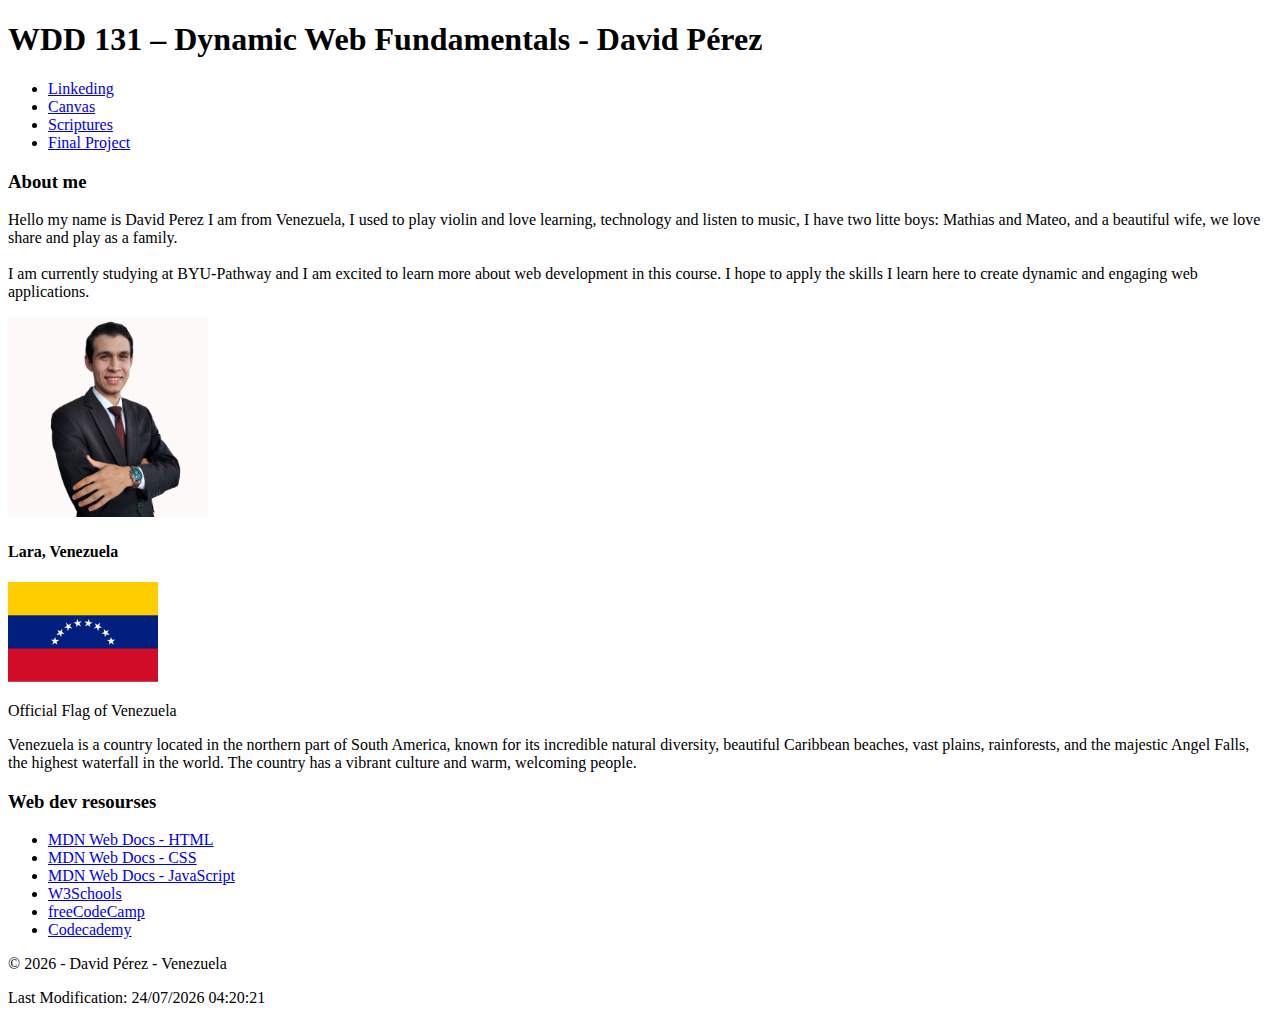
<file: index.html>
<!DOCTYPE html>
<html>
<head>
    <meta charset="UTF-8" />
    <meta name="viewport" content="width=device-width, initial-scale=1.0">
    <meta name="description" content="WDD 131 – Dynamic Web Fundamentals – David Perez – A course on dynamic web development fundamentals.">
    <meta name="author" content="David Perez">
    <title>WDD 131 – Dynamic Web Fundamentals – David Perez</title>
    <link rel="stylesheet" href="styles/base.css">
    <script src="scripts/getdates.js" defer></script>
</head>
<body>
    <header>
         <h1><span id="course-title">WDD 131 – Dynamic Web Fundamentals</span> - David Pérez</h1>

        <nav>
            <ul>
                <li><a href="https://www.linkedin.com/in/david-perez-76a377189/" target="_blank">Linkeding</a></li>
                <li><a href="https://byupw.instructure.com/" target="_blank">Canvas</a></li>
                <li><a href="https://www.churchofjesuschrist.org/study/scriptures/bofm/1-ne/3?lang=eng&id=p7#p7" target="_blank">Scriptures</a></li>
                <li><a href="#" target="_blank">Final Project</a></li>
            </ul>
        </nav>
    </header>

    <main class="grid-container">
        <section class="card card-main">
            <h3>About me</h3>
            <div class="container">
                <span class="card-about-me">
                    <p>Hello my name is David Perez I am from Venezuela, I used to play violin and love learning, technology and listen to music, I have two litte boys: Mathias and Mateo, and a beautiful wife, we love share and play as a family. <br> <br>

                    I am currently studying at BYU-Pathway and I am excited to learn more about web development in this course. I hope to apply the skills I learn here to create dynamic and engaging web applications.</p>
                    </p>

                    <img src="./images/me.jpg" alt="David Pérez" height="200">
                </span>
            </div>

            <div class="container container-country">

                <h4>Lara, Venezuela</h4>
    
                <div class="main-country-grid">
                    <span>
                        <img src="./images/flag-of-venezuela.png" alt="Flag of Venezuela" height="100">
                        <p class="flag-p">Official Flag of Venezuela</p>
                    </span>
                    <p>Venezuela is a country located in the northern part of South America, known for its incredible natural diversity, beautiful Caribbean beaches, vast plains, rainforests, and the majestic Angel Falls, the highest waterfall in the world. The country has a vibrant culture and warm, welcoming people.</p>
    
                </div>
            </div>
        </section>
        <section class="card card-resources">
            <h3>Web dev resourses</h3>

            <div class="container">

                <ul class="resources-list">
                    <li><a href="https://developer.mozilla.org/en-US/docs/Web/HTML" target="_blank">MDN Web Docs - HTML</a></li>
                    <li><a href="https://developer.mozilla.org/en-US/docs/Web/CSS" target="_blank">MDN Web Docs - CSS</a></li>
                    <li><a href="https://developer.mozilla.org/en-US/docs/Web/JavaScript" target="_blank">MDN Web Docs - JavaScript</a></li>
                    <li><a href="https://www.w3schools.com/" target="_blank">W3Schools</a></li>
                    <li><a href="https://www.freecodecamp.org/" target="_blank">freeCodeCamp</a></li>
                    <li><a href="https://www.codecademy.com/" target="_blank">Codecademy</a></li>
        </ul>
            </div>
            </section>
        </section>
    </main>
    <footer>
        <p>© <span id="currentyear"></span> - David Pérez - Venezuela</p>
        <p id="lastModified"></p>
    </footer>
</body>
</html>
</file>
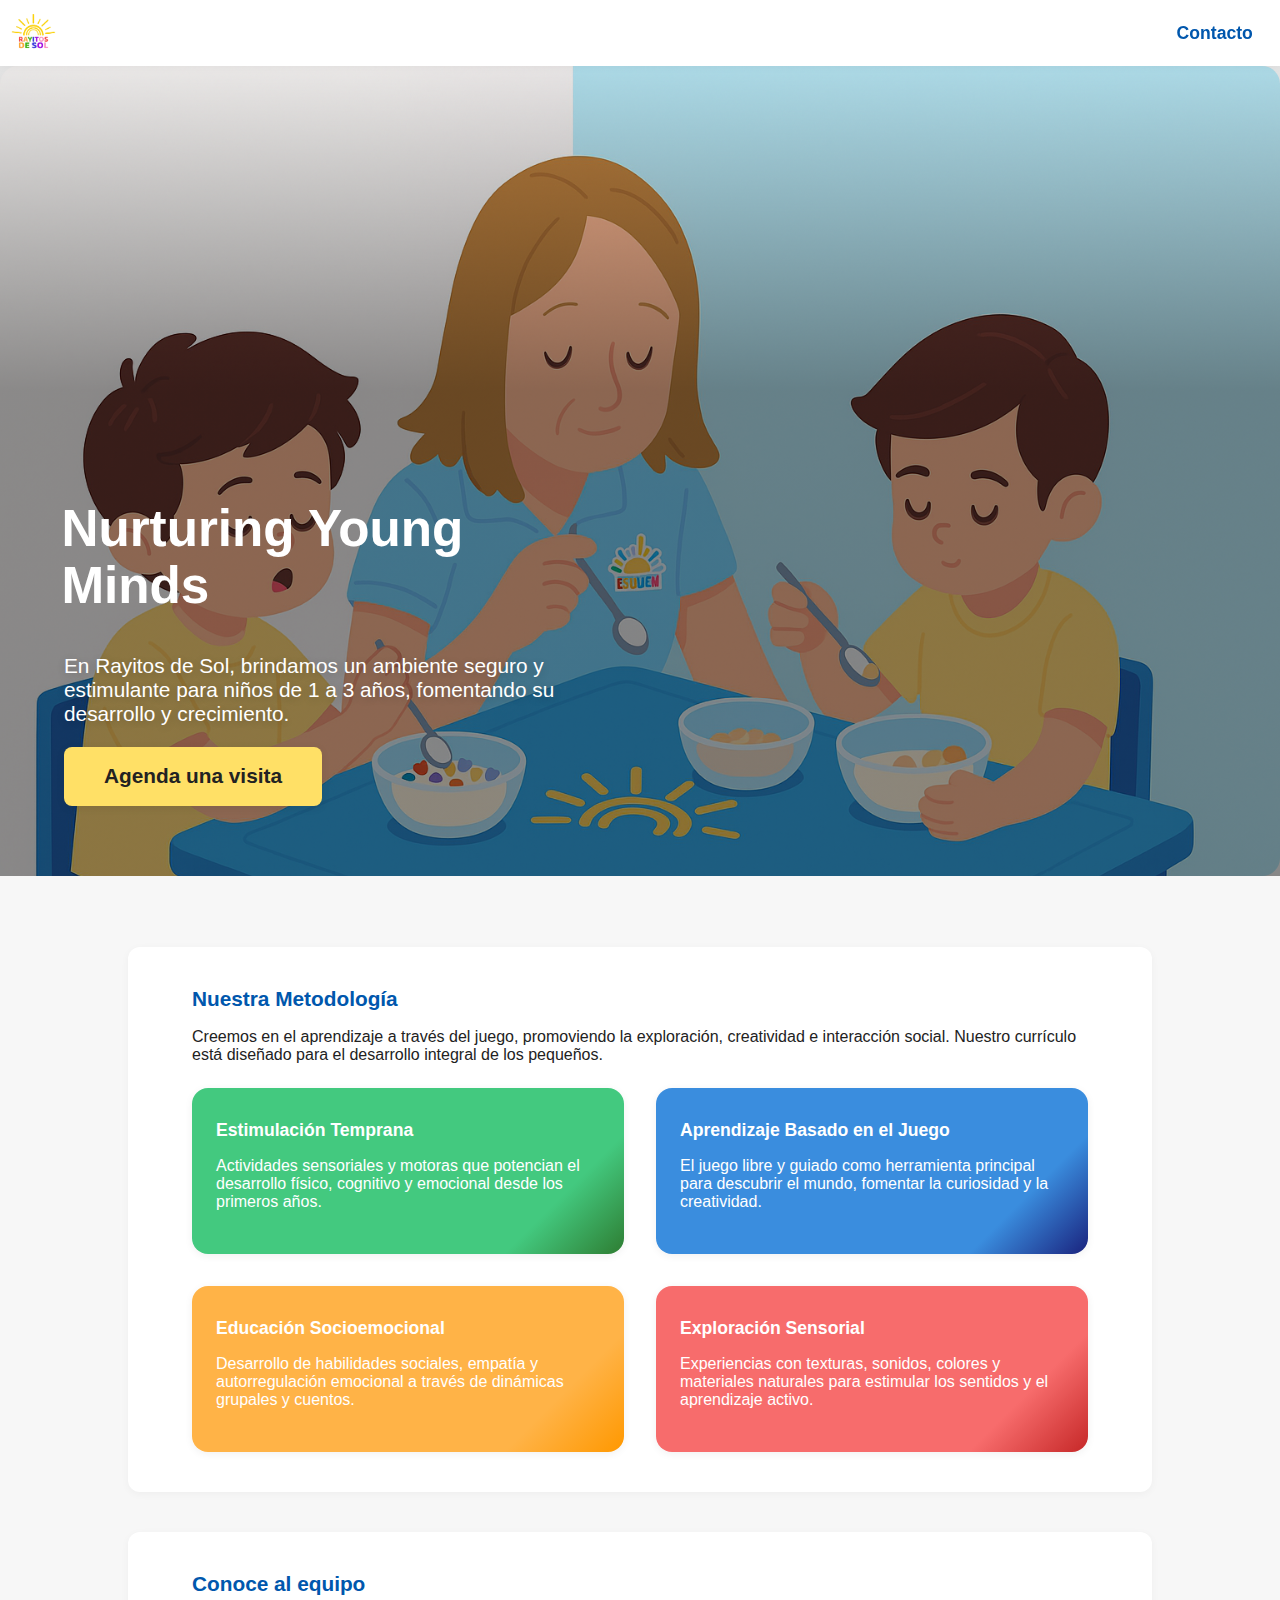
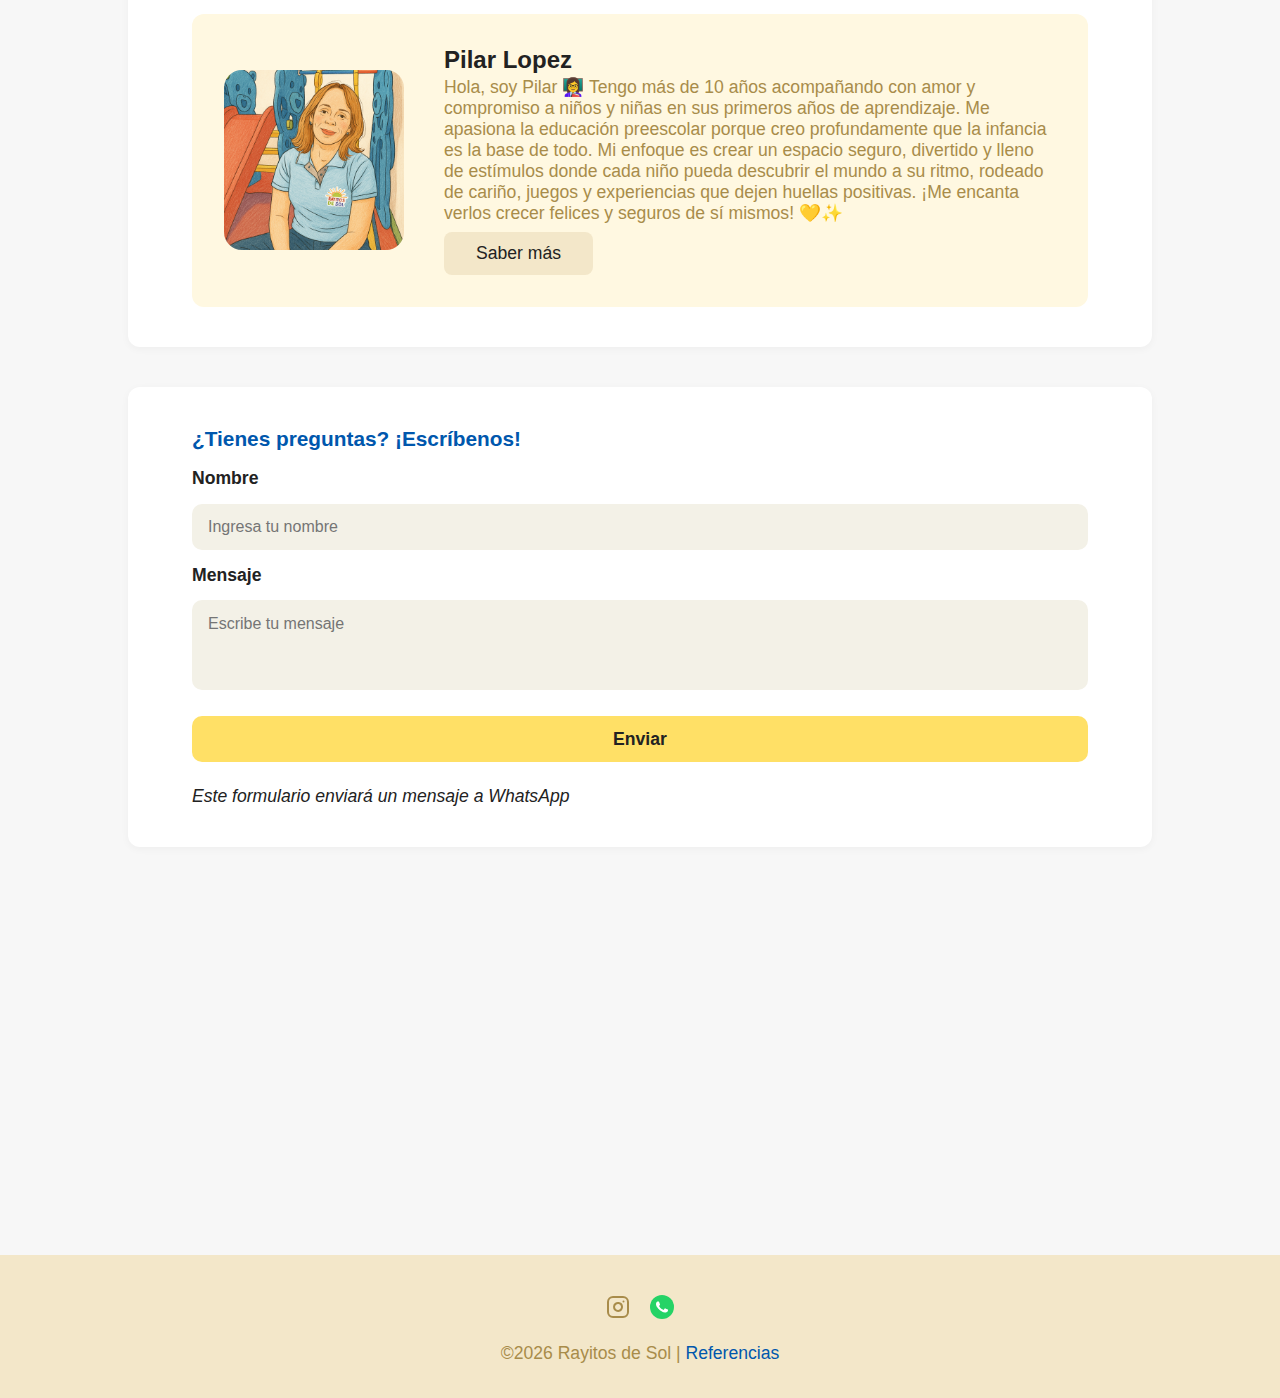
<file: project/index.html>
<!DOCTYPE html>
<html lang="es">
<head>
  <meta charset="UTF-8">
  <meta name="viewport" content="width=device-width, initial-scale=1.0">
  <meta name="author" content="David Perez">
  <meta name="description" content="Esta es la página de inicio de Rayitos de Sol, una guardería dedicada al cuidado y educación de niños de 1 a 3 años.">
  <title>Rayitos de Sol - Inicio</title>
  <link rel="stylesheet" href="css/style.css">
</head>
<body>
  <header>
    <nav>
      <a class="logo" href="index.html">
        <img src="img/rayitos.png" alt="Rayitos de Sol" loading="lazy">
        <!-- <strong>Rayitos de Sol</strong> -->
      </a>
      <button class="menu-toggle" aria-label="Abrir menú" aria-expanded="false">&#9776;</button>
      <ul>
        <li><a href="#contacto">Contacto</a></li>
      </ul>
    </nav>
  </header>
  <main>
    <section class="hero">
      <picture>
        <source srcset="img/rayitos-desktop.png" media="(min-width: 700px)">
        <img src="img/rayitos-mobile.png" alt="Guardería Rayitos de Sol" class="hero-img" loading="lazy">
      </picture>
      <div class="hero-content">
        <h1>Nurturing Young<br>Minds</h1>
        <p>En Rayitos de Sol, brindamos un ambiente seguro y estimulante para niños de 1 a 3 años, fomentando su desarrollo y crecimiento.</p>
        <a href="#contacto" class="cta">Agenda una visita</a>
      </div>
    </section>
    <section class="section">
      <h2>Nuestra Metodología</h2>
      <p>Creemos en el aprendizaje a través del juego, promoviendo la exploración, creatividad e interacción social. Nuestro currículo está diseñado para el desarrollo integral de los pequeños.</p>
      <div class="metodologias-grid">
        <!-- Contenido interactivo sobre nuestras metodologías metodologias.js -->
      </div>
    </section>
    <section class="section">
      <h2>Conoce al equipo</h2>
      <div class="team-card">
        <img src="img/pilar.png" alt="Pilar Lopez - Lead Teacher" loading="lazy">
        <div class="team-info">
          <h3>Pilar Lopez</h3>
          <p>Hola, soy Pilar 👩‍🏫
            Tengo más de 10 años acompañando con amor y compromiso a niños y niñas en sus primeros años de aprendizaje. Me apasiona la educación preescolar porque creo profundamente que la infancia es la base de todo.
            Mi enfoque es crear un espacio seguro, divertido y lleno de estímulos donde cada niño pueda descubrir el mundo a su ritmo, rodeado de cariño, juegos y experiencias que dejen huellas positivas. 
            ¡Me encanta verlos crecer felices y seguros de sí mismos! 💛✨</p>
          <button class="learn-btn" type="button">Saber más</button>
        </div>
      </div>
    </section>
    <!-- Sección de contacto al final -->
    <section class="section contact-section" id="contacto">
      <h2>¿Tienes preguntas? ¡Escríbenos!</h2>
      <!-- <p>¿Tienes preguntas? ¡Escríbenos!</p> -->
      <form id="formContacto" autocomplete="on">
        <label for="nombre">Nombre</label>
        <input type="text" id="nombre" name="nombre" placeholder="Ingresa tu nombre" required>
        <label for="mensaje">Mensaje</label>
        <textarea id="mensaje" name="mensaje" placeholder="Escribe tu mensaje" required></textarea>
        <button type="submit" class="submit-btn">Enviar</button>
      </form>
      <div id="mensajeExito" class="hidden"></div>
      <div class="whatsapp-row" style="margin-top:1.5rem;">
        <i class="wa-number">Este formulario enviará un mensaje a WhatsApp</i>
      </div>
    </section>
    <section id="mapa" class="map-section">
      <div class="map-responsive">
        <iframe src="https://www.google.com/maps/embed?pb=!1m18!1m12!1m3!1d292.02156606181205!2d-69.25475857047861!3d10.020307433317033!2m3!1f0!2f0!3f0!3m2!1i1024!2i768!4f13.1!3m3!1m2!1s0x8e875f15c2bb98c9%3A0x1b9e6608c5f12b53!2sEurekraft!5e0!3m2!1ses!2snl!4v1754407335594!5m2!1ses!2snl" width="600" height="450" style="border:0;" allowfullscreen="" loading="lazy" referrerpolicy="no-referrer-when-downgrade"></iframe>
      </div>
    </section>
  </main>
  <!-- Modal CSS-only: solo uno, fuera de <main> y <section> -->
  <div id="modalDocente" class="modal-window" role="dialog" aria-modal="true" aria-labelledby="modalDocenteTitle">
    <div>
      <button type="button" class="modal-close" aria-label="Cerrar modal">×</button>
      <div class="modal-header">
        <img src="img/pilar.png" alt="Pilar Lopez - Docente" class="modal-docente-img">
        <div>
          <h3 id="modalDocenteTitle">Rayitos de Sol – ¡Inscripciones abiertas!</h3>
          <p class="modal-sub">Para niños y niñas de <b>1 a 3 años</b></p>
        </div>
      </div>
      <div class="modal-body">
        <div class="modal-prices">
          <div><span class="modal-label">Inscripción:</span> <span class="price">$40</span></div>
          <div><span class="modal-label">Mensualidad medio turno:</span> <span class="price">$70</span> <span class="modal-horario">(8:00 a.m. - 12:00 m.)</span></div>
          <div><span class="modal-label">Mensualidad turno completo:</span> <span class="price">$120</span> <span class="modal-horario">(8:00 a.m. - 4:00 p.m.)</span></div>
        </div>
        <div class="modal-programa">
          <h4>¿Por qué elegir Rayitos de Sol?</h4>
          <ul>
            <li>Programa integral para el desarrollo físico, cognitivo y emocional.</li>
            <li>Actividades de estimulación temprana, juegos didácticos, arte y música.</li>
            <li>Ambiente seguro, divertido y lleno de cariño.</li>
            <li>Grupos pequeños y atención personalizada.</li>
          </ul>
        </div>
        <div class="modal-docente-desc">
          <h4>Conoce a la docente</h4>
          <p><b>Pilar Lopez</b> es Licenciada en Educación Preescolar, con más de 10 años de experiencia acompañando a los más pequeños en sus primeros años. Ha liderado proyectos educativos innovadores y se especializa en crear ambientes de aprendizaje afectivos y seguros. <br> <span style="color:#43c97f;">¡Su pasión es ver a cada niño crecer feliz y seguro!</span></p>
        </div>
        <div class="modal-contacto">
          <p style="margin-top:1.2rem;">¿Tienes dudas? <a href="#contacto" class="modal-link">Contáctanos aquí</a> o <a href="https://wa.me/584245189761" target="_blank" class="modal-link">escríbenos por WhatsApp</a>.</p>
        </div>
      </div>
    </div>
  </div>
  <footer>
  <!-- Modal interactivo mejorado: fuera de las secciones para overlay global -->

    <div class="social">
      <a href="https://instagram.com/rayitosdesolcabudare" target="_blank" aria-label="Instagram"><svg width="24" height="24" fill="none" stroke="currentColor" stroke-width="2" stroke-linecap="round" stroke-linejoin="round" viewBox="0 0 24 24"><rect x="2" y="2" width="20" height="20" rx="5"/><path d="M16 11.37A4 4 0 1 1 12.63 8 4 4 0 0 1 16 11.37z"/><line x1="17.5" y1="6.5" x2="17.5" y2="6.5"/></svg></a>
      <a href="https://wa.me/584245189761" target="_blank" rel="noopener" aria-label="WhatsApp">
        <svg width="24" height="24" viewBox="0 0 24 24" fill="#25D366" xmlns="http://www.w3.org/2000/svg">
          <circle cx="12" cy="12" r="12" fill="#25D366"/>
          <path d="M17.472 14.382c-.297-.149-1.758-.867-2.031-.967-.273-.099-.471-.148-.669.15-.198.297-.767.967-.94 1.164-.173.198-.347.223-.644.075-.297-.149-1.255-.462-2.39-1.475-.883-.788-1.48-1.761-1.653-2.059-.173-.297-.018-.458.13-.606.134-.133.298-.347.446-.52.149-.174.198-.298.298-.497.099-.198.05-.372-.025-.521-.075-.149-.669-1.611-.916-2.206-.242-.579-.487-.5-.669-.51-.173-.008-.372-.01-.571-.01-.198 0-.52.074-.792.372-.272.297-1.04 1.016-1.04 2.479 0 1.462 1.065 2.875 1.213 3.074.149.198 2.099 3.205 5.077 4.369.71.306 1.263.489 1.695.625.712.227 1.36.195 1.872.118.571-.085 1.758-.719 2.006-1.413.248-.694.248-1.288.173-1.413-.074-.124-.272-.198-.57-.347z" fill="#fff"/>
        </svg>
      </a>
    </div>
    <p>&copy;<span id="currentYear"></span> Rayitos de Sol | <a href="references.html">Referencias</a></p>
  </footer>
  <script src="js/main.js"></script>
  <script src="js/contact.js"></script>
  <script src="js/metodologias.js"></script>
</body>
</html>
</file>
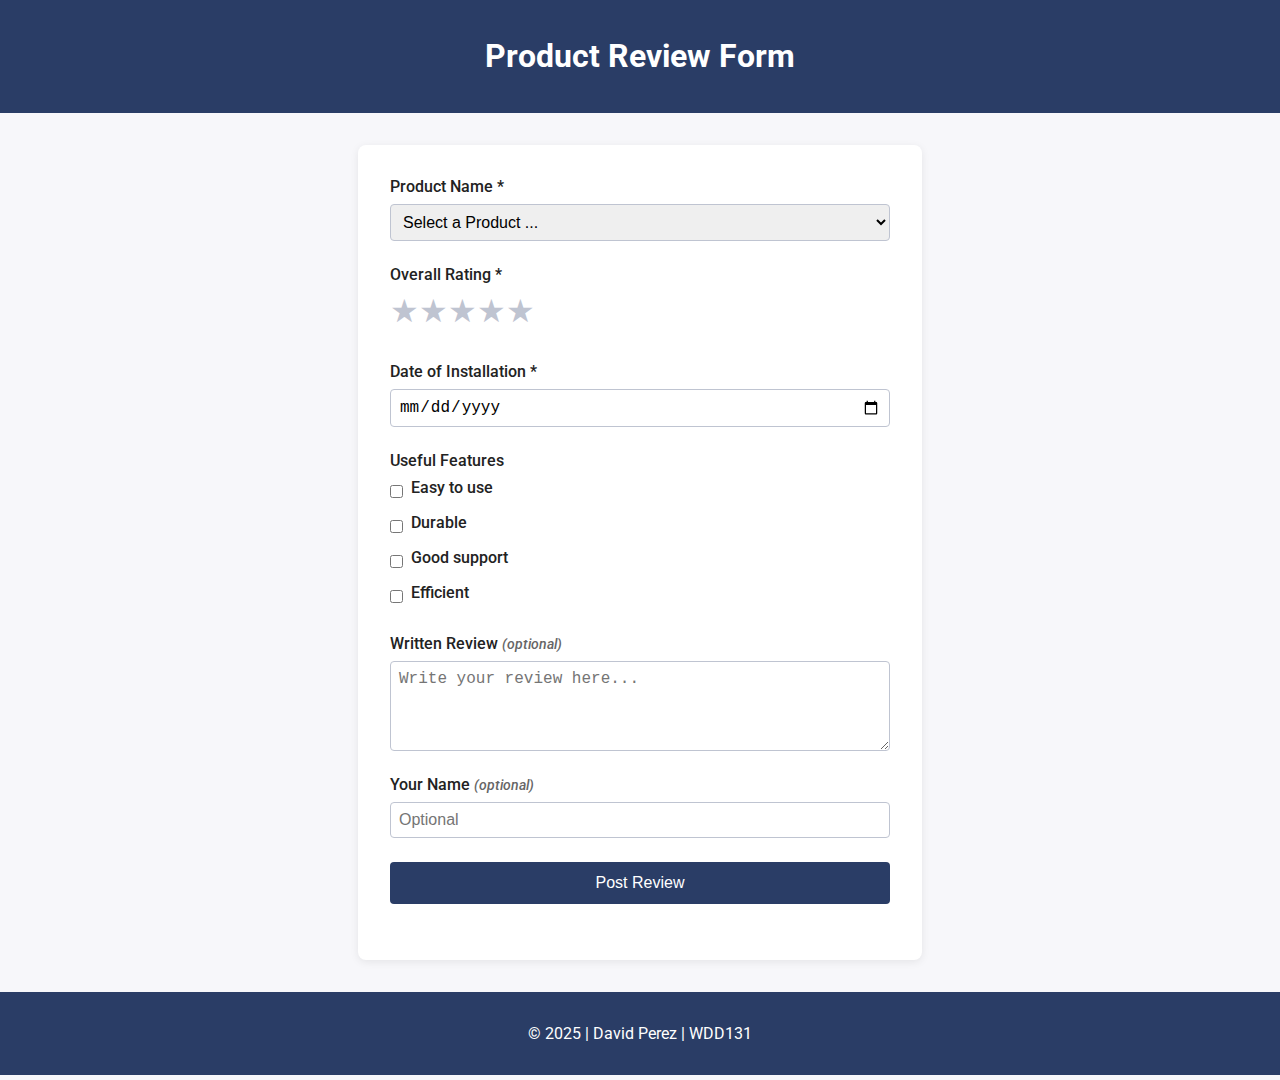
<file: form.html>
<!DOCTYPE html>
<html lang="es">
<head>
  <meta charset="UTF-8">
  <meta name="viewport" content="width=device-width, initial-scale=1.0">
  <meta name="author" content="David Perez">
  <meta name="description" content="review form for product feedback">
  <title>Reseña de Producto</title>
  <link rel="stylesheet" href="styles/form.css">
</head>
<body>
  <header>
    <h1>Product Review Form</h1>
  </header>
  <main>
    <form id="reviewForm" method="get" action="review.html">
      <div class="form-group">
        <label for="productName">Product Name <span>*</span></label>
        <select id="productName" name="productName" required>
          <option value="" disabled selected>Select a Product ...</option>
          <!-- Options generated by JS -->
        </select>
      </div>
      <div class="form-group">
        <label>Overall Rating <span>*</span></label>
        <div class="rating">
          <input type="radio" id="star5" name="rating" value="5" required><label for="star5">&#9733;</label>
          <input type="radio" id="star4" name="rating" value="4"><label for="star4">&#9733;</label>
          <input type="radio" id="star3" name="rating" value="3"><label for="star3">&#9733;</label>
          <input type="radio" id="star2" name="rating" value="2"><label for="star2">&#9733;</label>
          <input type="radio" id="star1" name="rating" value="1"><label for="star1">&#9733;</label>
        </div>
      </div>
      <div class="form-group">
        <label for="installDate">Date of Installation <span>*</span></label>
        <input type="date" id="installDate" name="installDate" required>
      </div>
      <div class="form-group">
        <label>Useful Features</label>
        <div class="features">
          <div class="feature-item">
            <input type="checkbox" id="feature1" name="features" value="Easy to use">
            <label for="feature1">Easy to use</label>
          </div>
          <div class="feature-item">
            <input type="checkbox" id="feature2" name="features" value="Durable">
            <label for="feature2">Durable</label>
          </div>
          <div class="feature-item">
            <input type="checkbox" id="feature3" name="features" value="Good support">
            <label for="feature3">Good support</label>
          </div>
          <div class="feature-item">
            <input type="checkbox" id="feature4" name="features" value="Efficient">
            <label for="feature4">Efficient</label>
          </div>
        </div>
      </div>
      <div class="form-group">
        <label for="review">Written Review <span class="optional">(optional)</span></label>
        <textarea id="review" name="review" rows="4" placeholder="Write your review here..."></textarea>
      </div>
      <div class="form-group">
        <label for="userName">Your Name <span class="optional">(optional)</span></label>
        <input type="text" id="userName" name="userName" placeholder="Optional">
      </div>
      <div class="form-group">
        <input type="submit" value="Post Review">
      </div>
    </form>
  </main>
  <footer>
    <p>&copy; 2025 | David Perez | WDD131</p>
  </footer>
  <script src="scripts/form.js" defer></script>
</body>
</html>
</file>
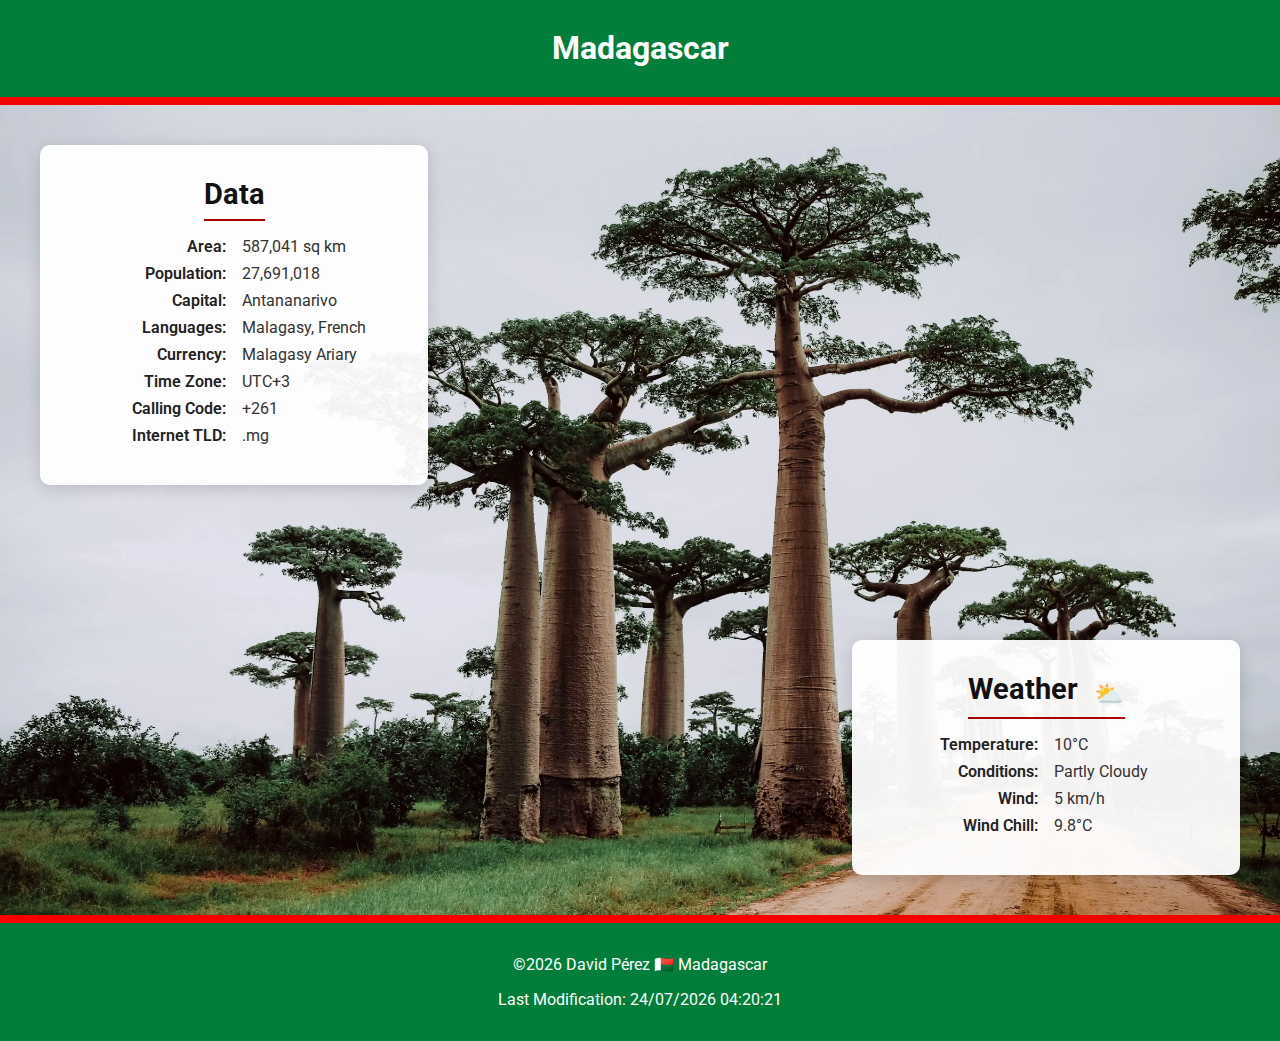
<file: place.html>
<!DOCTYPE html>
<html lang="en">
<head>
  <meta charset="UTF-8">
  <meta name="description" content="Explore the unique features and culture of Madagascar, including its diverse wildlife and rich heritage.">
  <meta name="author" content="David Pérez">
  <meta name="keywords" content="Madagascar, wildlife, culture, travel, geography">
  <meta name="viewport" content="width=device-width, initial-scale=1.0" />
  <title>Madagascar</title>
  <link rel="stylesheet" href="styles/place.css" />
  <script src="scripts/getdates.js" defer></script>
</head>
<body>
  <header>
    <h1>Madagascar</h1>
  </header>

  <main>
    <section class="hero">
      <picture>
        <source srcset="images/hero-large.webp" media="(min-width: 900px)">
        <img src="images/hero-small.webp" alt="Lemurs in Madagascar" />
      </picture>
      <div class="info-card">
        <h2>Data</h2>
        <div class="info-row"><span class="label">Area:</span><span class="value">587,041 sq km</span></div>
        <div class="info-row"><span class="label">Population:</span><span class="value">27,691,018</span></div>
        <div class="info-row"><span class="label">Capital:</span><span class="value">Antananarivo</span></div>
        <div class="info-row"><span class="label">Languages:</span><span class="value">Malagasy, French</span></div>
        <div class="info-row"><span class="label">Currency:</span><span class="value">Malagasy Ariary</span></div>
        <div class="info-row"><span class="label">Time Zone:</span><span class="value">UTC+3</span></div>
        <div class="info-row"><span class="label">Calling Code:</span><span class="value">+261</span></div>
        <div class="info-row"><span class="label">Internet TLD:</span><span class="value">.mg</span></div>
      </div>
      <div class="weather">
        <h2>Weather <span class="weather-icon"></span></h2>
        <div class="info-row"><span class="label">Temperature:</span><span class="value">10°C</span></div>
        <div class="info-row"><span class="label">Conditions:</span><span class="value">Partly Cloudy</span></div>
        <div class="info-row"><span class="label">Wind:</span><span class="value">5 km/h</span></div>
        <div class="info-row"><span class="label">Wind Chill:</span><span class="value">9.8°C</span></div>
      </div>
    </section>
  </main>

  <footer>
    <p>©<span id="currentyear"></span> David Pérez 🇲🇬 Madagascar</p>
    <p id="lastModified"></p>
  </footer>
</body>
</html>
</file>
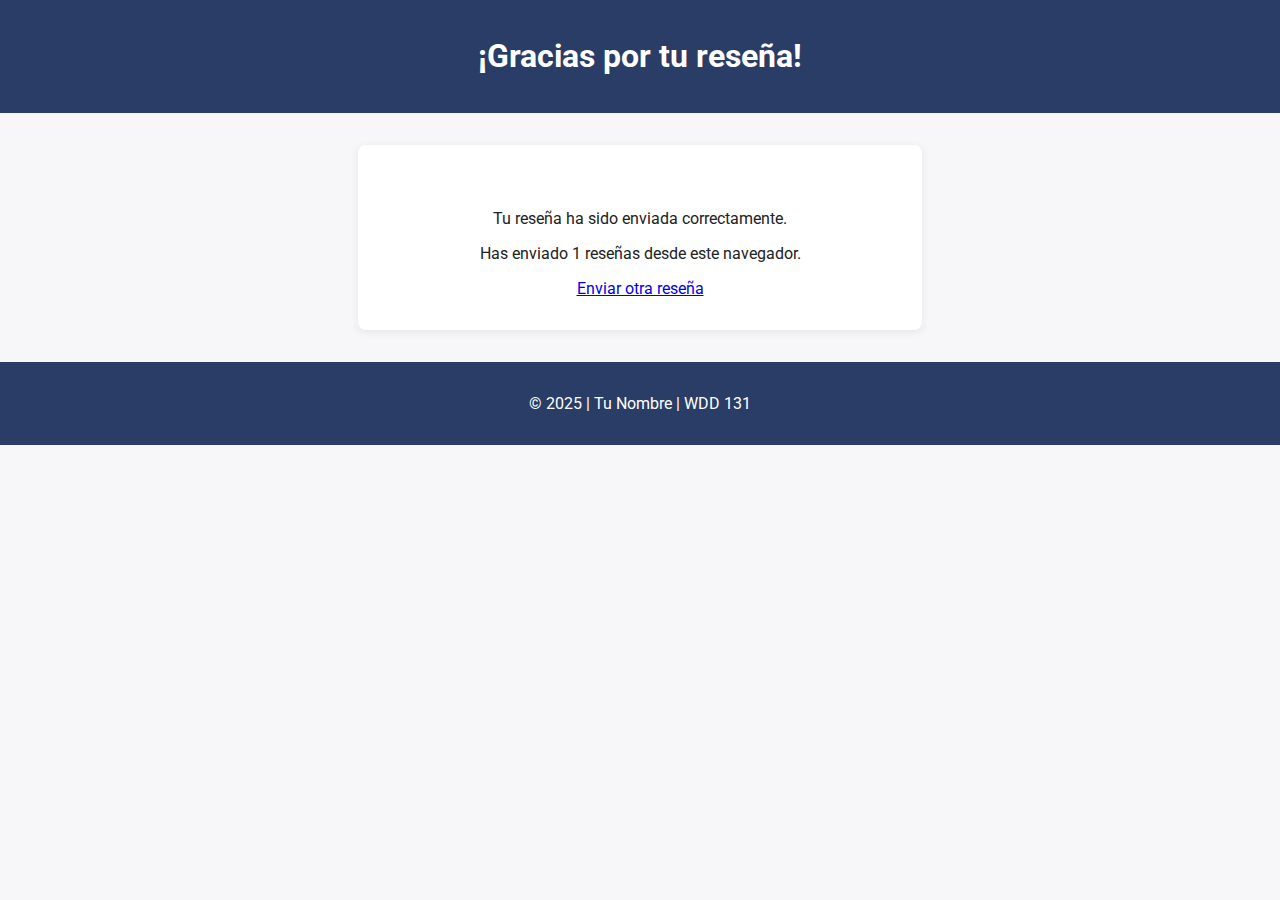
<file: review.html>
<!DOCTYPE html>
<html lang="es">
<head>
  <meta charset="UTF-8">
  <meta name="viewport" content="width=device-width, initial-scale=1.0">
  <title>Confirmación de Reseña</title>
  <link rel="stylesheet" href="styles/form.css">
</head>
<body>
  <header>
    <h1>¡Gracias por tu reseña!</h1>
  </header>
  <main>
    <section class="confirmation">
      <p>Tu reseña ha sido enviada correctamente.</p>
      <p>Has enviado <span id="reviewCount">0</span> reseñas desde este navegador.</p>
      <a href="form.html">Enviar otra reseña</a>
    </section>
  </main>
  <footer>
    <p>&copy; 2025 | Tu Nombre | WDD 131</p>
  </footer>
  <script src="scripts/review.js"></script>
</body>
</html>
</file>
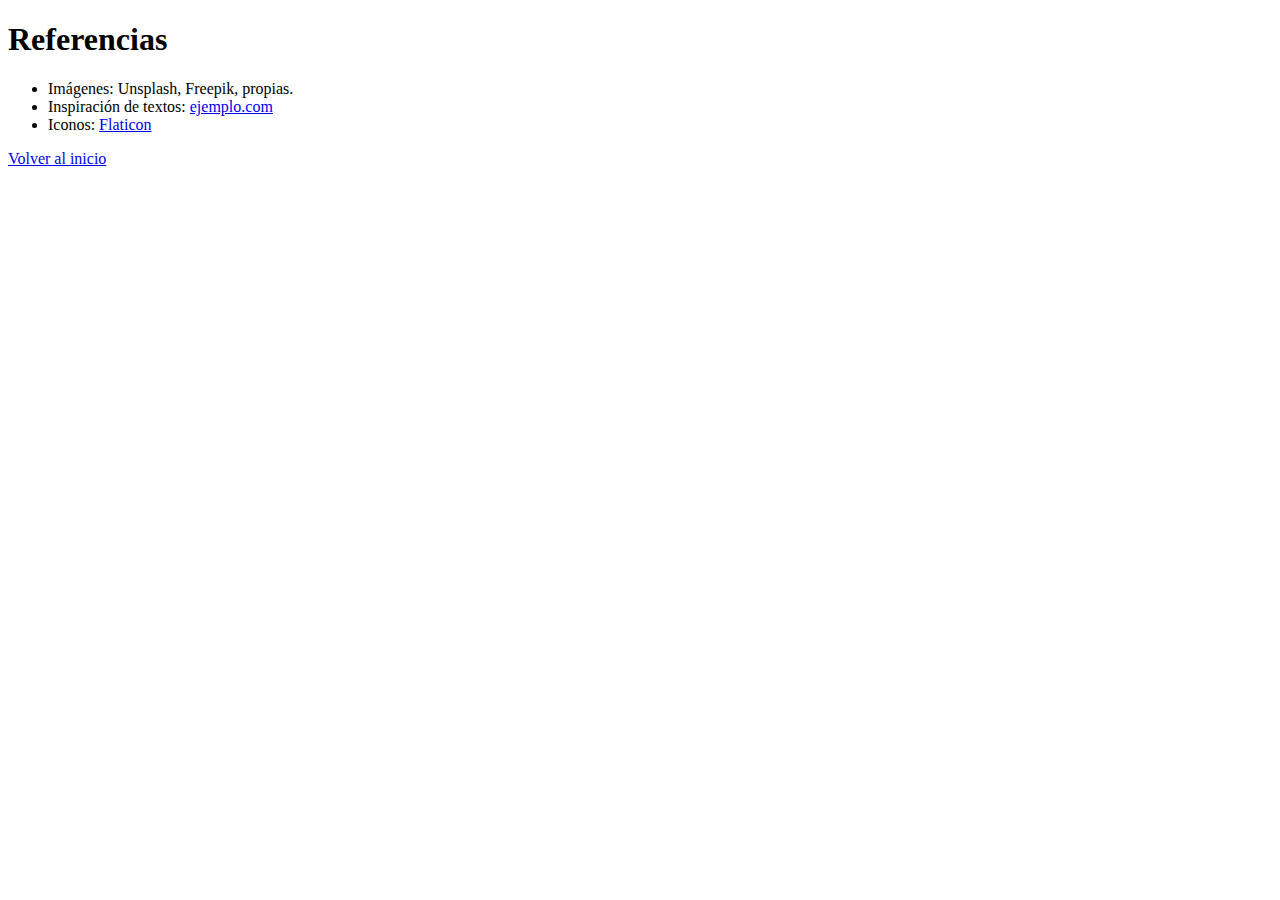
<file: project/references.html>
<!DOCTYPE html>
<html lang="es">
<head>
  <meta charset="UTF-8">
  <title>Referencias - Rayitos de Sol</title>
</head>
<body>
  <h1>Referencias</h1>
  <ul>
    <li>Imágenes: Unsplash, Freepik, propias.</li>
    <li>Inspiración de textos: <a href="https://www.ejemplo.com" target="_blank">ejemplo.com</a></li>
    <li>Iconos: <a href="https://www.flaticon.com/" target="_blank">Flaticon</a></li>
  </ul>
  <p><a href="index.html">Volver al inicio</a></p>
</body>
</html>
</file>
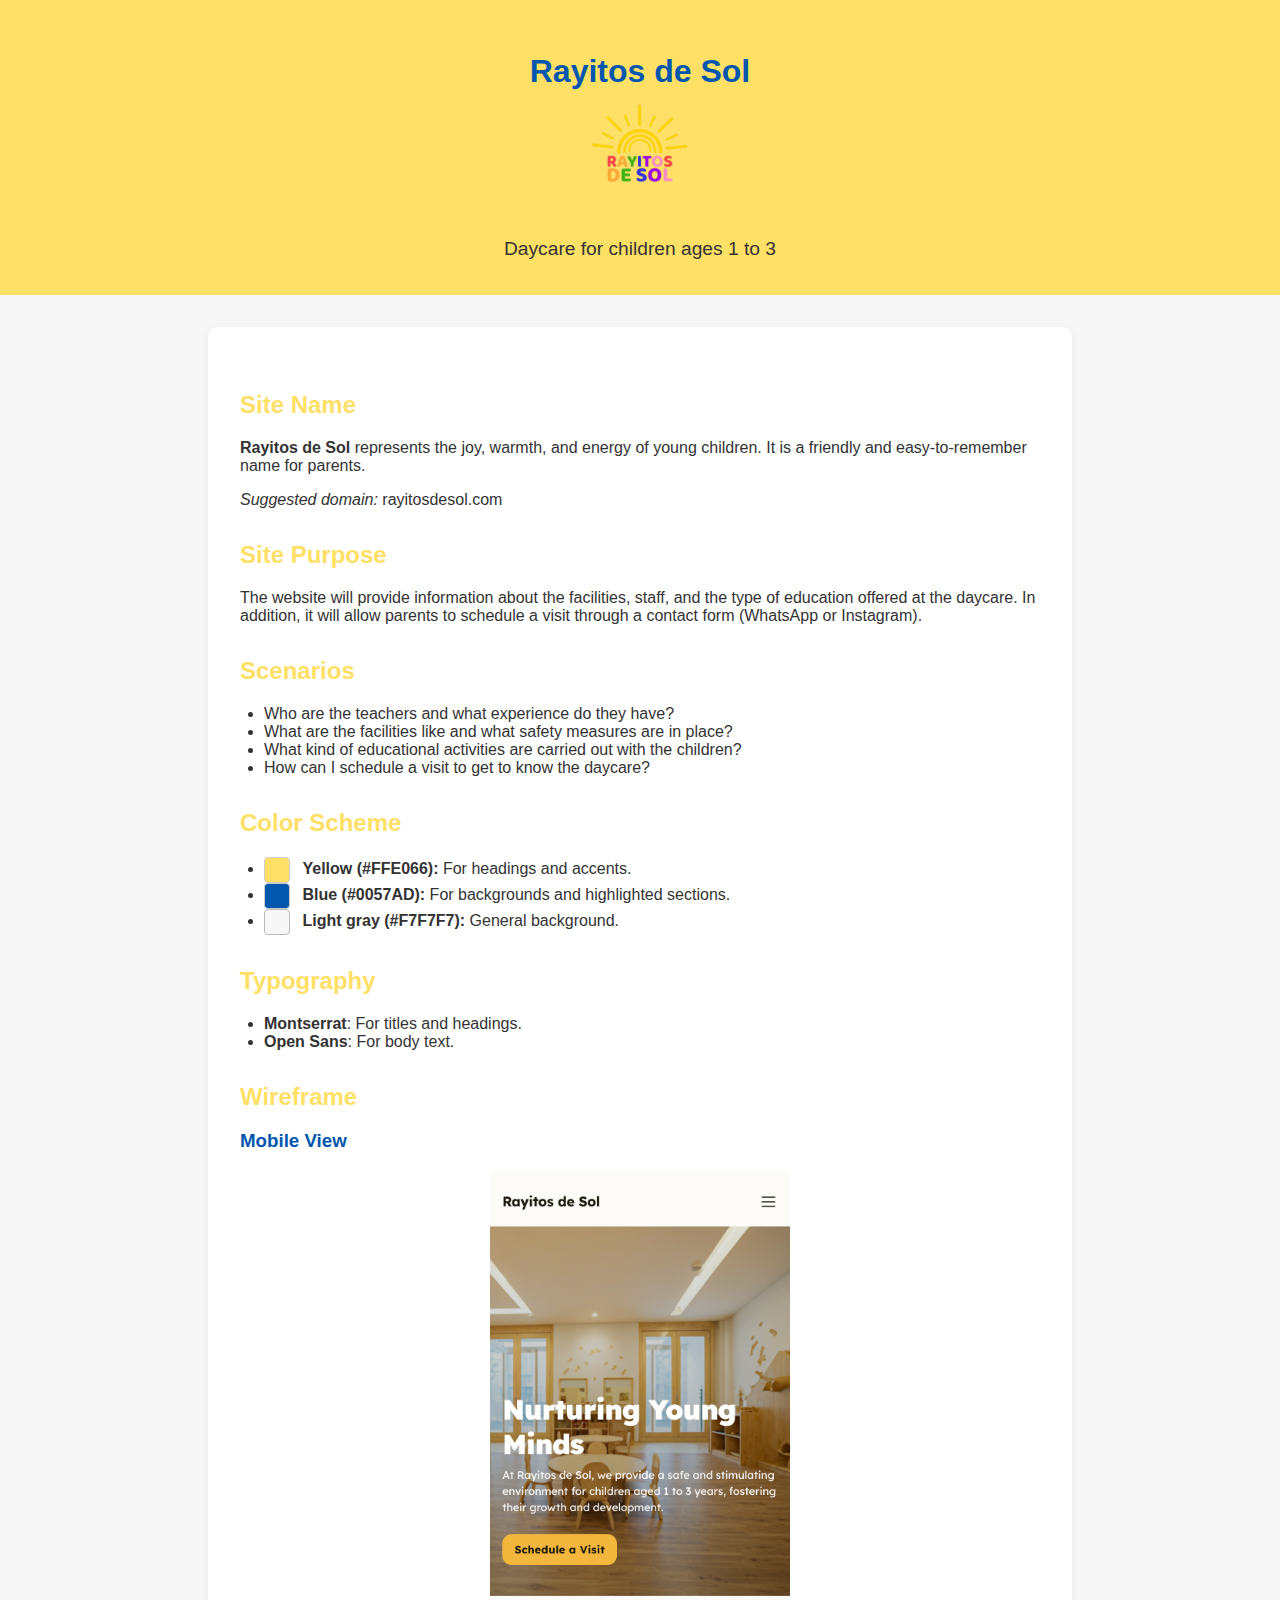
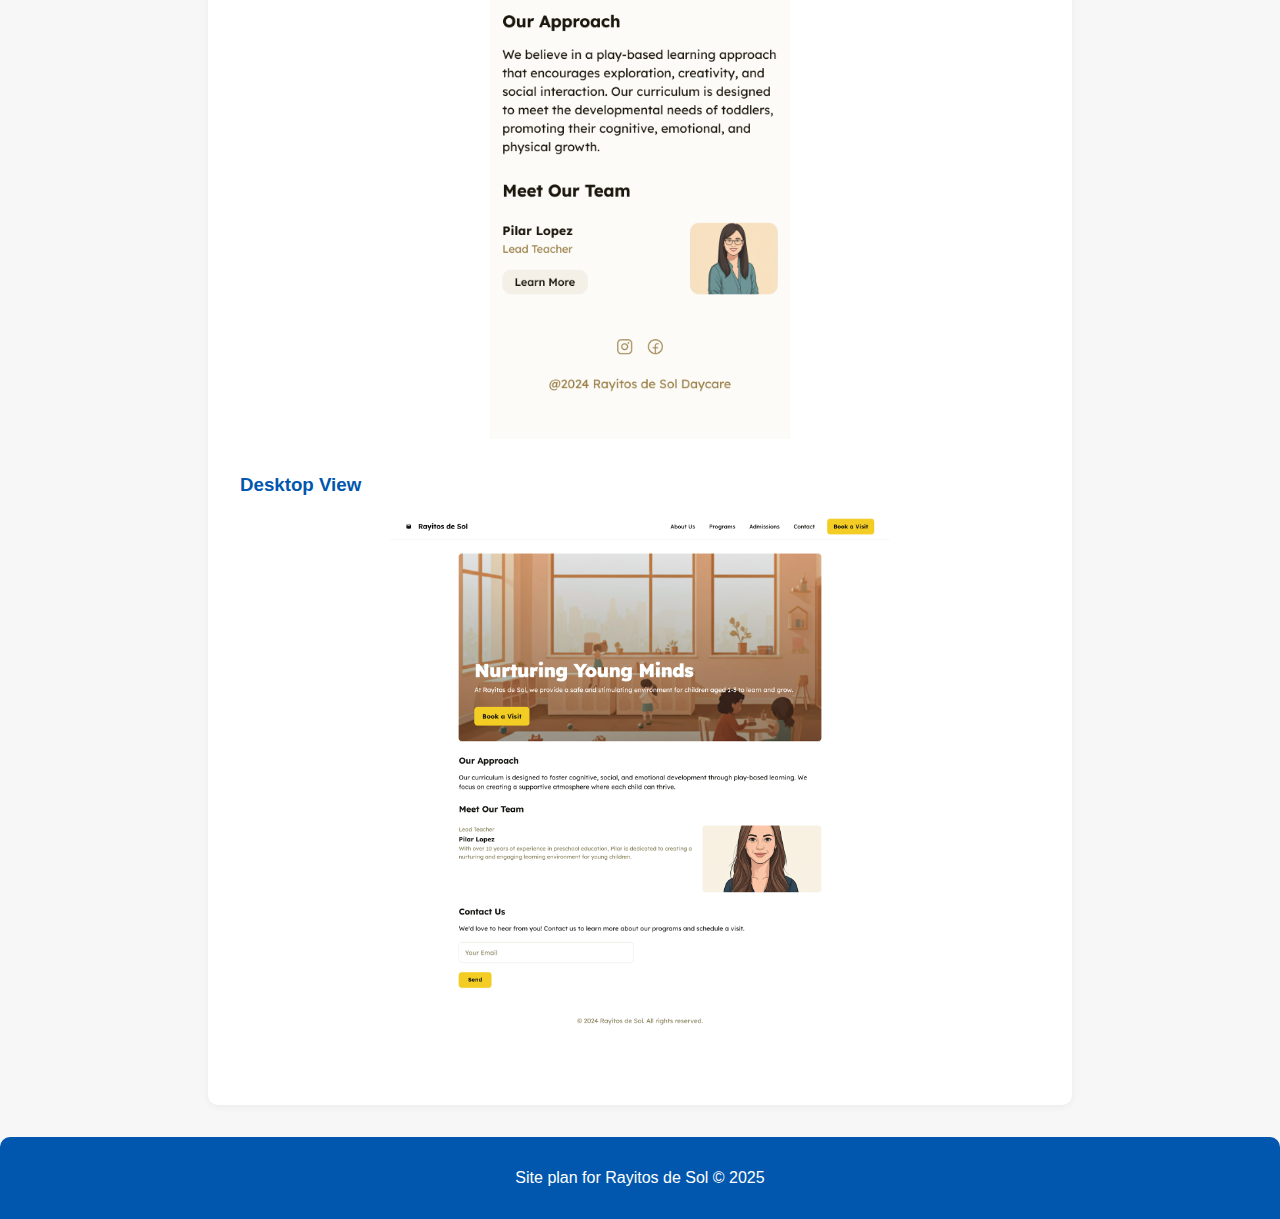
<file: project/siteplan.html>
<!DOCTYPE html>
<html lang="en">
<head>
  <meta charset="UTF-8">
  <meta name="viewport" content="width=device-width, initial-scale=1.0">
  <meta name="description" content="Site plan for Rayitos de Sol, a daycare for children ages 1 to 3.">
    <meta name="name" content="rayitos de sol, daycare, children, site plan, web design">
    <meta name="keywords" content="rayitos de sol, daycare, children, site plan, web design">
  <meta name="author" content="Rayitos de Sol Team - David Perez">
  <title>Site Plan - Rayitos de Sol</title>
  <link rel="stylesheet" href="siteplan.css">
</head>
<body>
  <header>
    <h1>Rayitos de Sol</h1>
    <img src="img/rayitos.png" alt="Rayitos de Sol Logo" style="width:100px;">
    <p>Daycare for children ages 1 to 3</p>
  </header>
  <main>
    <section>
      <h2>Site Name</h2>
      <p><strong>Rayitos de Sol</strong> represents the joy, warmth, and energy of young children. It is a friendly and easy-to-remember name for parents.</p>
      <p><em>Suggested domain:</em> rayitosdesol.com</p>
    </section>
    <section>
      <h2>Site Purpose</h2>
      <p>The website will provide information about the facilities, staff, and the type of education offered at the daycare. In addition, it will allow parents to schedule a visit through a contact form (WhatsApp or Instagram).</p>
    </section>
    <section>
      <h2>Scenarios</h2>
      <ul>
        <li>Who are the teachers and what experience do they have?</li>
        <li>What are the facilities like and what safety measures are in place?</li>
        <li>What kind of educational activities are carried out with the children?</li>
        <li>How can I schedule a visit to get to know the daycare?</li>
      </ul>
    </section>
    <section>
      <h2>Color Scheme</h2>
      <ul>
        <li><span class="color-box color-primario"></span> <strong>Yellow (#FFE066):</strong> For headings and accents.</li>
        <li><span class="color-box color-secundario"></span> <strong>Blue (#0057AD):</strong> For backgrounds and highlighted sections.</li>
        <li><span class="color-box color-terciario"></span> <strong>Light gray (#F7F7F7):</strong> General background.</li>
      </ul>
    </section>
    <section>
      <h2>Typography</h2>
      <ul>
        <li><strong>Montserrat</strong>: For titles and headings.</li>
        <li><strong>Open Sans</strong>: For body text.</li>
      </ul>
    </section>
    <section>
      <h2>Wireframe</h2>
      <h3>Mobile View</h3>
      <div class="center-img">
        <img src="img/wireframe-mobile.png" alt="Mobile wireframe" style="max-width:300px;">
      </div>
      <h3>Desktop View</h3>
      <div class="center-img">
        <img src="img/wireframe-website.png" alt="Desktop wireframe" style="max-width:500px;">
      </div>
    </section>
  </main>
  <footer>
    <p>Site plan for Rayitos de Sol &copy; 2025</p>
  </footer>
</body>
</html>
</file>
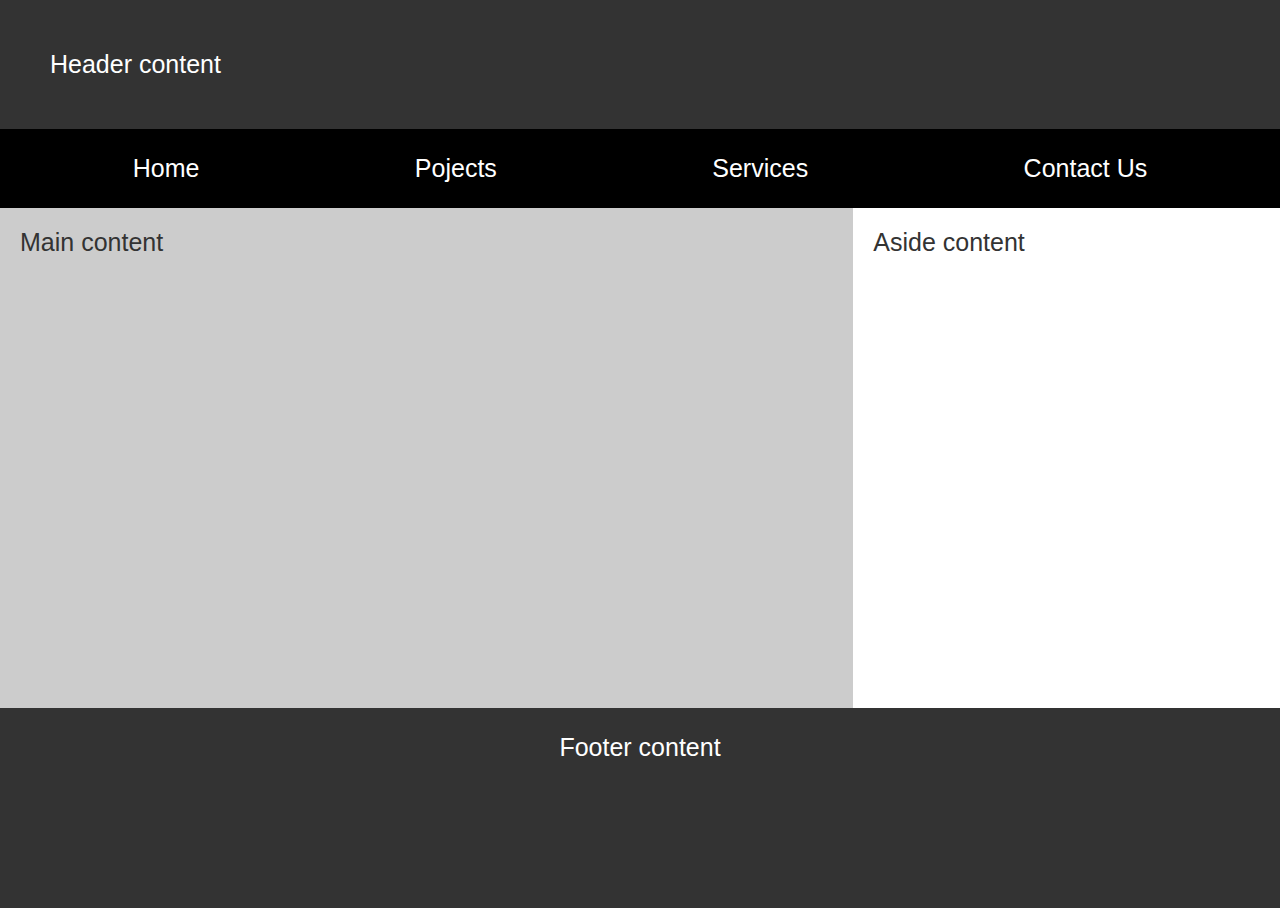
<file: week01/basic-layout.html>
<html lang="en">
    <head>
        <meta charset="utf-8" />
        <meta name="viewport" content="width=device-width" />
        <link rel="stylesheet" href="./styles/layout.css">
        <title>Week 01 Layout</title>
        <script src="./scripts/myscripts.js" defer></script>
    </head>
    <body>
        <header>
            Header content
        </header>
        <nav>
            <ul>
                <li>Home</li>
                <li>Pojects</li>
                <li>Services</li>
                <li>Contact Us</li>
            </ul>
        </nav>
        <section class="grid-container">
        <main>
            Main content
        </main>
        <aside>
            Aside content
        </aside>
        </section>
        <footer>
            Footer content
        </footer>
    </body>
</html>
</file>
<file: styles/base.css>
/* --- MODAL CSS-ONLY :target --- */
.modal-window {
  position: fixed;
  background-color: rgba(255, 255, 255, 0.85);
  top: 0; right: 0; bottom: 0; left: 0;
  z-index: 9999;
  visibility: hidden;
  opacity: 0;
  pointer-events: none;
  transition: all 0.3s;
}
.modal-window:target {
  visibility: visible;
  opacity: 1;
  pointer-events: auto;
}
.modal-window > div {
  width: 95vw;
  max-width: 350px;
  position: absolute;
  top: 50%; left: 50%;
  transform: translate(-50%, -50%);
  padding: 1.5em 1em 1em 1em;
  background: #fff;
  border-radius: 1rem;
  box-shadow: 0 8px 32px rgba(67,201,127,0.18), 0 2px 8px rgba(0,0,0,0.10);
}
.modal-close {
  color: #aaa;
  line-height: 40px;
  font-size: 90%;
  position: absolute;
  right: 0.5em;
  top: 0.5em;
  width: 60px;
  text-align: center;
  text-decoration: none;
  background: none;
  border: none;
  cursor: pointer;
}
.modal-close:hover {
  color: #0057AD;
}
.modal-header {
  display: flex;
  align-items: center;
  gap: 0.7rem;
  border-bottom: 1.5px solid #43c97f33;
  padding-bottom: 0.5rem;
}
.modal-docente-img {
  max-width: 80px;
  width: 100%;
  height: auto;
  aspect-ratio: 1/1;
  border-radius: 50%;
  object-fit: cover;
  border: 2.5px solid #43c97f;
  background: #fff;
  display: block;
  box-sizing: border-box;
  margin-right: 0.7rem;
}
.btn {
  background-color: white;
  padding: 1em 1.5em;
  border-radius: 0.5rem;
  text-decoration: none;
  color: #0057AD;
  font-weight: 600;
  box-shadow: 0 2px 8px rgba(67,201,127,0.08);
  transition: background 0.2s, color 0.2s;
  display: inline-block;
  margin-bottom: 1.2rem;
}
.btn:hover {
  background: #e6f9f0;
  color: #43c97f;
}
/* Modal mejorado para info de docente y precios */
/* Modal ocupa casi toda la ventana */
/* Modal ocupa casi toda la ventana, animación y scroll interno */
.modal-content-full {
  width: 95vw;
  max-width: 350px;
  min-width: 220px;
  background: linear-gradient(120deg, #fff 80%, #e6f9f0 100%);
  border: 2.5px solid #43c97f22;
  box-shadow: 0 8px 32px rgba(67,201,127,0.12);
  padding: 0.5rem 0.5rem 1rem 0.5rem;
  animation: modalPopIn 0.45s cubic-bezier(.4,1.6,.6,1) both;
  transition: opacity 0.35s, transform 0.35s;
  scrollbar-width: thin;
  scrollbar-color: #43c97f #e6f9f0;
  overflow-y: auto;
}
@media (max-width: 600px) {
  .modal-content-full {
  width: 80vw;
  height: 80vh;
  max-width: 700px;
  max-height: 80vh;
  min-width: 280px;
  min-height: 220px;
  overflow-y: auto;
  background: var(--card-background, #fff);
  border: 2.5px solid #43c97f22;
  box-shadow: 0 8px 32px rgba(67,201,127,0.12), 0 2px 8px rgba(0,0,0,0.10);
  padding: 0 0 1.2rem 0;
  animation: modalPopIn 0.45s cubic-bezier(.4,1.6,.6,1) both;
  transition: opacity 0.35s, transform 0.35s;
  scrollbar-width: thin;
  scrollbar-color: #43c97f #e6f9f0;
  backdrop-filter: blur(0.5px) saturate(1.1);
  -webkit-backdrop-filter: blur(0.5px) saturate(1.1);
  font-size: 0.97rem;
}

.modal-content-full::-webkit-scrollbar-thumb {
  background: #43c97f88;
  border-radius: 6px;
}
.modal-content-full::-webkit-scrollbar-track {
  background: #e6f9f0;
  border-radius: 6px;
}
@media (max-width: 600px) {
  .modal-content-full {
    width: 98vw;
    height: 98vh;
    max-width: 100vw;
    max-height: 100vh;
    border-radius: 8px;
    padding: 0 0 1rem 0;
  }
}
.modal-header {
  display: flex;
  align-items: center;
  gap: 0.7rem;
  border-bottom: 1.5px solid #43c97f33;
  padding: 0.7rem 0.7rem 0.5rem 0.7rem;
}
/* --- Imagen docente en modal: SIEMPRE pequeña y circular --- */
.modal-docente-img {
  max-width: 80px;
  width: 100%;
  height: auto;
  aspect-ratio: 1/1;
  border-radius: 50%;
  object-fit: cover;
  border: 2.5px solid #43c97f;
  background: #fff;
  display: block;
  box-sizing: border-box;
  margin-right: 0.7rem;
}
 
.modal-sub {
  color: #0057AD;
  font-size: 1.05rem;
  margin: 0.2rem 0 0 0;
}
.modal-body {
  padding: 1.2rem 1.5rem 0 1.5rem;
}
.modal-prices {
  background: #f7fff9;
  border-radius: 8px;
  padding: 0.7rem 1rem;
  margin-bottom: 1rem;
  border: 1.5px solid #43c97f33;
  font-size: 1.08rem;
}
.modal-label {
  color: #0057AD;
  font-weight: 600;
}
.modal-horario {
  color: #888;
  font-size: 0.98em;
}
.modal-programa ul {
  margin: 0.5rem 0 1rem 1.2rem;
  padding: 0;
  list-style: disc inside;
  font-size: 1.05rem;
}
.modal-docente-desc h4 {
  margin-top: 1.2rem;
  color: #0057AD;
  font-size: 1.1rem;
}
.modal-docente-desc p {
  margin: 0.3rem 0 0 0;
  font-size: 1.01rem;
}
.modal-contacto {
  margin-top: 1.2rem;
  text-align: center;
}
.modal-link {
  color: #43c97f;
  font-weight: 600;
  text-decoration: underline;
  transition: color 0.2s;
}
.modal-link:hover {
  color: #0057AD;
}
/* Modal precios y docente */
.modal-list {
  margin: 0.5rem 0 0.5rem 1.2rem;
  padding: 0;
  list-style: disc inside;
  font-size: 1.05rem;
}
.modal-list .price {
  color: #43c97f;
  font-weight: bold;
  font-size: 1.08em;
}
.modal-content h4 {
  margin-top: 1.2rem;
  color: #0057AD;
  font-size: 1.1rem;
}
/* Modal docente */
/* Modal overlay centrado y sobre todo */
.modal {
  position: fixed;
  inset: 0;
  width: 100vw;
  height: 100vh;
  background: rgba(0,0,0,0.45);
  display: flex;
  align-items: center;
  justify-content: center;
  z-index: 9999;
  transition: opacity 0.3s;
  overflow-y: auto;
}
.modal.hidden {
  display: none !important;
}
.modal-content,
.modal-content-hero {
  background: #fff;
  border-radius: 14px;
  padding: 2rem 1.5rem 1.5rem 1.5rem;
  max-width: 440px;
  min-width: 320px;
  box-shadow: 0 8px 32px rgba(67,201,127,0.18), 0 2px 8px rgba(0,0,0,0.10);
  position: relative;
  outline: none;
  z-index: 10001;
  animation: modalPopIn 0.35s cubic-bezier(.4,1.6,.6,1) both;
}
@keyframes modalPopIn {
  0% { opacity: 0; transform: scale(0.92) translateY(-30px); }
  100% { opacity: 1; transform: scale(1) translateY(0); }
}
.close-modal {
  position: absolute;
  top: 0.7rem;
  right: 1rem;
  background: none;
  border: none;
  font-size: 2rem;
  color: #0057AD;
  cursor: pointer;
  transition: color 0.2s;
  z-index: 10002;
}
.close-modal:hover, .close-modal:focus {
  color: #c62828;
}
/* Feedback animado para mensaje de éxito del formulario */
#mensajeExito {
  background: #e6ffe6;
  border: 1.5px solid #43c97f;
  border-radius: 6px;
  padding: 0.75rem 1.2rem;
  margin-top: 1rem;
  font-weight: 600;
  font-size: 1.1rem;
  box-shadow: 0 2px 8px rgba(67,201,127,0.08);
  opacity: 0;
  transition: opacity 0.5s, transform 0.5s;
  transform: translateY(-10px);
  pointer-events: none;
}
#mensajeExito:not(.hidden) {
  opacity: 1;
  transform: translateY(0);
}
#mensajeExito.hidden {
  display: none;
}
@import url('https://fonts.googleapis.com/css2?family=Montserrat:wght@400;700&family=Open+Sans:wght@400;600&display=swap');

:root {
    --primary-color: #0057AD; /* Azul de tu siteplan */
    --secondary-color: #FFE066; /* Amarillo de tu siteplan */
    --background-color: #F7F7F7;
    --text-color: #333;
    --card-background: #fff;
    --card-shadow: 0 2px 8px rgba(0,0,0,0.08);
}

* {
    box-sizing: border-box;
}

body {
    font-family: 'Open Sans', sans-serif;
    background-color: var(--background-color);
    color: var(--text-color);
    margin: 0;
}

h1, h2, h4 {
    font-family: 'Montserrat', sans-serif;
    color: var(--primary-color);
}

header, footer {
    background-color: var(--primary-color);
    color: white;
    text-align: center;
    padding: 1rem;
}

header h1 {
    color: white;
    margin: 0;
    font-size: 1.5rem;
    font-weight: 400;
}

nav ul {
    list-style: none;
    padding: 0;
    margin: 1rem 0 0 0;
    display: flex;
    justify-content: center;
    flex-wrap: wrap; /* Permite que los enlaces se ajusten en pantallas pequeñas */
    gap: 1.5rem;
}

nav a {
    color: white;
    text-decoration: none;
    font-weight: 600;
}

nav a:hover, nav a:focus {
    text-decoration: underline;
}

/* --- Diseño Mobile-First (por defecto) --- */
main {
    padding: 1rem;
}

.card {
    background-color: var(--card-background);
    border-radius: 10px;
    box-shadow: var(--card-shadow);
    padding: 1.5rem;
    margin-bottom: 1rem;
    transition: transform 0.2s ease-in-out, box-shadow 0.2s ease-in-out; /* Animación suave */
}

.card:hover {
    transform: translateY(-5px); /* Eleva la tarjeta al pasar el cursor */
    box-shadow: 0 4px 12px rgba(0,0,0,0.12); /* Sombra más pronunciada */
}

.card h2 {
    margin-top: 0;
    border-bottom: 2px solid var(--secondary-color);
    padding-bottom: 0.5rem;
}

.card-about-me p {
    line-height: 1.6; /* Mejora la legibilidad del párrafo */
}

.card-about-me img {
    max-width: 150px;
    height: auto;
    float: right;
    margin-left: 1rem;
    margin-bottom: 0.5rem;
    border-radius: 8px;
}

.main-country-grid {
    display: grid;
    grid-template-columns: auto 1fr;
    gap: 1rem;
    align-items: center;
    margin-top: 2rem;
}

.flag-p {
    text-align: center;
    font-style: italic;
    font-size: 0.9rem;
    margin: 0.5rem 0 0 0;
}

.resources-list {
    list-style: '✅ ';
    padding-left: 1.5rem;
}

.resources-list li {
    margin-bottom: 0.5rem;
}

.resources-list a {
    color: var(--primary-color);
    font-weight: 600;
    text-decoration: none;
}

.resources-list a:hover {
    text-decoration: underline;
}

footer {
    margin-top: 1rem;
}

/* --- Diseño para Escritorio (Tablet y más grandes) --- */
@media (min-width: 768px) {
    .grid-container {
        display: grid;
        grid-template-columns: 2fr 1fr; /* Dos columnas: la principal más ancha */
        gap: 1rem;
        max-width: 1200px;
        margin: 1rem auto; /* Centra el contenido */
        padding: 0 1rem;
    }

    .card {
        margin-bottom: 0; /* El 'gap' del grid se encarga del espaciado */
    }

    .card-about-me {
        display: flex;
        align-items: flex-start;
        gap: 1.5rem;
    }

    .card-about-me img {
        order: 2; /* Mueve la imagen a la derecha */
        float: none; /* Anula el float de la vista móvil */
        margin: 0;
        max-width: 200px;
    }
}}
</file>
<file: project/css/style.css>
/* --- MODAL CSS-ONLY :target --- */
.modal-window {
  position: fixed;
  background-color: rgba(255, 255, 255, 0.25);
  top: 0;
  right: 0;
  bottom: 0;
  left: 0;
  z-index: 999;
  visibility: hidden;
  opacity: 0;
  pointer-events: none;
  transition: all 0.3s;
}
.modal-window:target {
  visibility: visible;
  opacity: 1;
  pointer-events: auto;
}
.modal-window > div {
  width: 400px;
  position: absolute;
  top: 50%;
  left: 50%;
  transform: translate(-50%, -50%);
  padding: 2em;
  background: white;
  border-radius: 1rem;
}
.modal-close {
  color: #aaa;
  line-height: 50px;
  font-size: 80%;
  position: absolute;
  right: 0;
  text-align: center;
  top: 0;
  width: 70px;
  text-decoration: none;
  background: none;
  border: none;
  cursor: pointer;
}
.modal-close:hover {
  color: black;
}
.modal-header {
  font-weight: bold;
}
.modal-header h1 {
  font-size: 150%;
  margin: 0 0 15px;
}
.btn {
  background-color: white;
  padding: 1em 1.5em;
  border-radius: 0.5rem;
  text-decoration: none;
  color: #0057AD;
  font-weight: 600;
  box-shadow: 0 2px 8px rgba(67,201,127,0.08);
  transition: background 0.2s, color 0.2s;
  display: inline-block;
  margin-bottom: 1.2rem;
}
.btn:hover {
  background: #e6f9f0;
  color: #43c97f;
}
.metodologia-card[draggable="true"] {
  cursor: grab;
}
.metodologia-card[draggable="true"]:active {
  cursor: grabbing;
}

/* Cards de metodologías */
.metodologias-grid {
  display: grid;
  grid-template-columns: 1fr;
  gap: 1.2rem;
  margin-top: 1.5rem;
}
/* Colores para cada card de metodología */
/* Un solo bloque para .metodologia-card con cursor:pointer */
.metodologia-card {
  border-radius: 1rem;
  box-shadow: 0 2px 8px rgba(0,0,0,0.06);
  padding: 1.5rem;
  display: flex;
  flex-direction: column;
  gap: 0.5rem;
  align-items: flex-start;
  transition: transform 0.2s, box-shadow 0.2s;
  color: #fff;
  cursor: pointer;
}
  
.metodologia-card h3 {
  margin: 0 0 0.5rem 0;
  font-size: 1.1rem;
  color: #fff;
  font-family: 'Montserrat', Arial, sans-serif;
}
.metodologia-card p {
  margin: 0;
  font-size: 1rem;
  color: #fff;
}



/* Efecto interactivo al hacer clic en la card */
.metodologia-card.active-metodologia {
  box-shadow: 0 0 0 4px #ffe066, 0 2px 16px rgba(0,0,0,0.12);
  background: linear-gradient(135deg, #ffe066 80%, #ffd700 100%) !important;
  color: #222 !important;
  transform: scale(1.04);
  transition: background 0.3s, color 0.3s, box-shadow 0.3s, transform 0.2s;
}
.metodologia-card.active-metodologia h3,
.metodologia-card.active-metodologia p {
  color: #222 !important;
}
a{
  text-decoration: none; 
  color: var(--secondary);
}


section:nth-child(2){
  margin-top: 4em;
}

@media (min-width: 700px) {
  .metodologias-grid {
    grid-template-columns: repeat(2, 1fr);
    gap: 2rem;
  }
  .metodologia-card {
    padding: 2rem 1.5rem;
    font-size: 1.1rem;
  }
}
@import url('https://fonts.googleapis.com/css2?family=Montserrat:wght@700&family=Open+Sans:wght@400&display=swap');

/* FORMULARIO CONTACTO ESTILO MODERNO */
#formContacto {
  display: flex;
  flex-direction: column;
  gap: 0.7rem;
  margin-top: 1rem;
}
#formContacto label {
  font-family: 'Montserrat', Arial, sans-serif;
  font-weight: 600;
  color: #222;
  margin-bottom: 0.2rem;
}
#formContacto input,
#formContacto textarea {
  background: #f3f1e7;
  border: none;
  border-radius: 10px;
  padding: 0.9rem 1rem;
  font-size: 1rem;
  font-family: 'Open Sans', Arial, sans-serif;
  color: #222;
  margin-bottom: 0.2rem;
  resize: none;
  width: 100%;
  box-sizing: border-box;
}
#formContacto textarea {
  min-height: 90px;
}
.submit-btn {
  background: var(--primary);
  color: #222;
  border: none;
  border-radius: 10px;
  padding: 0.8rem 0;
  font-size: 1.1rem;
  font-family: 'Montserrat', Arial, sans-serif;
  font-weight: 700;
  margin-top: 0.7rem;
  cursor: pointer;
  transition: background 0.2s;
  width: 100%;
}
.submit-btn:hover {
  background: #ffe799;
}
@import url('https://fonts.googleapis.com/css2?family=Montserrat:wght@700&family=Open+Sans:wght@400&display=swap');

:root {
  --primary: #FFE066;
  --secondary: #0057AD;
  --background: #F7F7F7;
  --text: #222;
  --footer: #f3e7c9;
}

* {
  box-sizing: border-box;
}

body {
  font-family: 'Open Sans', Arial, sans-serif;
  background: var(--background);
  color: var(--text);
  margin: 0;
  padding: 0;
}

header {
  background: #fff;
  position: sticky;
  top: 0;
  z-index: 10;
  box-shadow: 0 2px 8px rgba(0,0,0,0.03);
}

.contact-header{
    display: flex;
 align-items: center;
 justify-content: space-between;
 padding: 0 1em;
 margin-bottom: 1em;
}


nav {
  display: flex;
  align-items: center;
  justify-content: space-between;
  padding: 0.3em 0.7rem 0.3rem 0.7rem;
}
nav ul li{
  list-style: none;
  margin: 0;
}

nav ul li a{
  text-decoration: none;
  color: var(--secondary);
  font-family: 'Montserrat', Arial, sans-serif;
  font-weight: 600;
  padding: 0.5rem 1rem;
  transition: color 0.2s;
}

nav ul li a:hover {
  color: var(--primary);
}

.menu-toggle {
  display: none;
  background: #fff;
  border: none;
  width: 44px;
  height: 44px;
  font-size: 2rem;
  cursor: pointer;
}

/* Logo navbar centrado verticalmente */
.logo {
  display: flex;
  align-items: center;
  text-decoration: none;
  color: var(--secondary);
  font-family: 'Montserrat', Arial, sans-serif;
}
.logo img {
  height: 45px;
  width: auto;
  display: block;
}
/* .logo strong {
  font-size: 1.0rem;
  margin-left: 0.5rem;
  text-decoration: none;
  display: block;
  line-height: 1;
} */
.hero {
  position: relative;
  min-height: 90vh;
  width: 100vw;
  display: flex;
  align-items: stretch;
  justify-content: flex-start;
  padding: 0;
  overflow: hidden;
}
.hero picture, .hero-img {
  position: absolute;
  top: 0;
  left: 0;
  width: 100vw;
  height: 90vh;
  max-width: 100vw;
  max-height: 90vh;
  display: block;
  object-fit: cover;
  min-height: unset;
  z-index: 1;
}


.map-section {
  width: 100vw;
  max-height: 45vh;
  margin-left: 50%;
  transform: translateX(-50%);
  background: none;
  box-shadow: none;
  border-radius: 0;
  padding: 0;
  margin-top: 1.5rem;
}
.map-responsive iframe {
  /* position: absolute; */
  top: 0; left: 0;
  width: 100%;
  height: 35vh;
  border: 0;
}


/* ================= MOBILE STYLES ================= */
@media (max-width: 700px) {
  /* NAVBAR */
  nav ul {
    display: none;
    flex-direction: column;
    background: #fff;
    position: absolute;
    top: 40px;
    right: 1.2rem;
    box-shadow: 0 2px 8px rgba(0,0,0,0.08);
    border-radius: 8px;
    min-width: 140px;
    z-index: 100;
    padding: 1rem;
  }
  nav ul.active {
    display: flex;
  }
  .menu-toggle {
    display: flex;
  }
  .menu-toggle:active,
  .menu-toggle:focus {
    /* background: #f3e7c9; */
    color: #7c6a2c;
    /* box-shadow: 0 4px 16px rgba(168,140,74,0.18); */
  }

  /* HERO */
  .hero-content {
    justify-content: flex-end !important; ;
    padding-bottom: 4.5rem !important;
  }

  /* TEAM CARD (puedes agregar más ajustes mobile aquí si lo necesitas) */
  /* .team-card { ... } */
}


.hero picture, .hero-img {
  width: 100vw;
  height: 90vh;
  max-width: 100vw;
  max-height: 90vh;
  display: block;
  object-fit: cover;
  min-height: unset;
}

.hero-content {
  position: absolute;
  left: 0;
  top: 0;
  right: 0;
  bottom: 0;
  width: 100vw;
  height: 90vh;
  max-width: 100vw;
  margin: 0;
  padding: 0;
  display: flex;
  flex-direction: column;
  justify-content: center;
  align-items: flex-start;
  color: #fff;
  background: linear-gradient(0deg, rgba(0,0,0,0.45) 60%, rgba(0,0,0,0.08) 100%, rgba(0,0,0,0));
  z-index: 2;
}

.hero-content > * {
  margin-left: 1.2rem;
  max-width: 90vw;
}

.hero-content h1 {
  font-family: 'Montserrat', Arial, sans-serif;
  font-size: 2.1rem;
  margin: 0 0 0.5rem 0;
  font-weight: 700;
  line-height: 1.1;
  margin-left: 0.5em;
}
.hero-content p {
  font-size: 1.1rem;
  text-shadow: 0 2px 8px rgba(0,0,0,0.18);
}
.hero-content .cta {
  background: var(--primary);
  color: #222;
  font-family: 'Montserrat', Arial, sans-serif;
  font-weight: 700;
  border: none;
  border-radius: 8px;
  font-size: 1rem;
  cursor: pointer;
  padding: 1.1rem 2.5rem;
  box-shadow: 0 2px 8px rgba(0,0,0,0.08);
  transition: background 0.2s;
  text-decoration: none;
  display: inline-block;
}
.hero-content .cta:hover {
  background: #ffe799;
}

.section {
  background: #fff;
  margin: 0 auto 1.5rem auto;
  border-radius: 12px;
  box-shadow: 0 2px 8px rgba(0,0,0,0.04);
  padding: 1.5rem 1.2rem;
  max-width: 80vw;
}
.section h2 {
  font-family: 'Montserrat', Arial, sans-serif;
  font-size: 1.3rem;
  margin-top: 0;
  color: var(--secondary);
}
.section p, .section ul {
  font-size: 1rem;
  margin-bottom: 0.7rem;
}

.team-card {
  display: flex;
  flex-direction: column;
  align-items: center;
  gap: 1rem;
  background: #fff8e1;
  border-radius: 12px;
  padding: 1rem;
  margin-top: 1rem;
}
.team-card img {
  width: 90px;
  height: 90px;
  border-radius: 12px;
  object-fit: cover;
  margin-bottom: 0.5rem;
}
.team-info {
  flex: 1;
  display: flex;
  flex-direction: column;
  align-items: center;
  text-align: center;
}
.team-info h3 {
  margin: 0 0 0.2rem 0;
  font-family: 'Montserrat', Arial, sans-serif;
  font-size: 1.1rem;
}
.team-info p {
  margin: 0;
  color: #a88c4a;
  font-size: 0.95rem;
}
.learn-btn {
  background: #f3e7c9;
  color: #222;
  border: none;
  border-radius: 8px;
  padding: 0.5rem 1.2rem;
  font-size: 1rem;
  font-family: 'Montserrat', Arial, sans-serif;
  cursor: pointer;
  margin-top: 0.5rem;
  transition: background 0.2s;
}
.learn-btn:hover {
  background: #ffe799;
}

@media (min-width: 1000px) {
  .team-card {
    flex-direction: row;
    gap: 2.5rem;
    align-items: center;
    padding: 2rem 2rem;
  }
  .team-card img {
    width: 180px;
    height: 180px;
    border-radius: 18px;
    object-fit: cover;
    margin-bottom: 0;
  }
  .team-info {
    align-items: flex-start;
    text-align: left;
  }
  .team-info h3 {
    font-size: 1.5rem;
  }
  .team-info p {
    font-size: 1.1rem;
  }
  .learn-btn {
    font-size: 1.1rem;
    padding: 0.7rem 2rem;
  }
}

footer {
  background: var(--footer);
  text-align: center;
  padding: 1.2rem 0 0.5rem 0;
  color: #a88c4a;
  font-size: 1rem;
  margin-top: 2rem;
}
footer .social {
  margin: 0.5rem 0 0.7rem 0;
  display: flex;
  justify-content: center;
  gap: 1.2rem;
}
footer .social a {
  color: #a88c4a;
  font-size: 1.5rem;
  text-decoration: none;
  transition: color 0.2s;
}
footer .social a:hover {
  color: var(--secondary);
}

.hidden {
  display: none;
}

@media (min-width: 1000px) {
  body {
    font-size: 1.1rem;
  }
  header nav {
    padding: 0.3em 0.7rem 0.3rem 0.7rem;
    max-width: 1400px;
    margin: 0 auto;
  }
  nav ul {
    gap: 2.5rem;
    position: static;
    background: none;
    box-shadow: none;
    border-radius: 0;
    min-width: unset;
  }
  .hero {
    /* min-height: 100vh; */
    max-height: 90vh;
    align-items: stretch;
    justify-content: flex-start;
    margin-bottom: 2em;
  }
  .hero picture, .hero-img {
    /* min-height: 100vh; */
    max-height: 90vh;
    width: 100%;
    object-fit: cover;
    border-radius: 18px;
  }
  .hero-content {
    position: absolute;
    left: 0;
    top: 0;
    right: 0;
    bottom: 0;
    width: 100vw;
    height: 90vh;
    max-width: 100vw;
    margin: 0;
    padding-bottom: 4em;
    display: flex;
    flex-direction: column;
    padding-bottom: 4em !important;
    justify-content: flex-end !important;
    align-items: flex-start;
    color: #fff;
    background: linear-gradient(0deg, rgba(0,0,0,0.45) 60%, rgba(0,0,0,0.08) 100%, rgba(0,0,0,0));
    z-index: 2;
  }

  .hero-content > * {
    margin-left: 4rem;
    max-width: 900px;
  }
  .hero-content h1 {
    font-size: 3.2rem;
    line-height: 1.1;
    margin-bottom: 1.2rem;
    margin-left: 1.2em;
  }
  .hero-content p {
    font-size: 1.3rem;
    max-width: 500px;
  }
  .hero-content .cta {
    padding: 1.1rem 2.5rem;
    font-size: 1.3rem;
  }
  .section {
    max-width: 80vw;
    padding: 2.5rem 4rem;
    margin-bottom: 2.5rem;
  }
  .team-card {
    flex-direction: row;
    gap: 2.5rem;
    align-items: center;
    padding: 2rem 2rem;
  }
  .team-card img {
    width: 180px;
    height: 180px;
    border-radius: 18px;
    object-fit: cover;
  }
  .team-info h3 {
    font-size: 1.5rem;
  }
  .team-info p {
    font-size: 1.1rem;
  }
  .learn-btn {
    font-size: 1.1rem;
    padding: 0.7rem 2rem;
  }
  footer {
    font-size: 1.1rem;
    padding: 2rem 0 1rem 0;
    margin-top: 3rem;
  }
}
</file>
<file: styles/form.css>
@import url('https://fonts.googleapis.com/css2?family=Roboto:ital,wght@0,100..900;1,100..900&display=swap');

body {
  font-family: 'Roboto', 'Segoe UI', Arial, sans-serif;
  background: #f7f7fa;
  margin: 0;
  color: #222;
}
header, footer {
  background: #2a3d66;
  color: #fff;
  text-align: center;
  padding: 1rem 0;
}
main {
  max-width: 500px;
  margin: 2rem auto;
  background: #fff;
  border-radius: 8px;
  box-shadow: 0 2px 8px rgba(0,0,0,0.08);
  padding: 2rem;
}
.form-group {
  margin-bottom: 1.5rem;
  display: flex;
  flex-direction: column;
}
label {
  margin-bottom: 0.5rem;
  font-weight: 500;
}
label span.optional {
  font-size: 0.9rem;
  color: #666666;
  font-style: italic;
}

input[type="text"],
input[type="date"],
select,
textarea {
  padding: 0.5rem;
  border: 1px solid #bfc4d1;
  border-radius: 4px;
  font-size: 1rem;
}
input[type="submit"] {
  background: #2a3d66;
  color: #fff;
  border: none;
  padding: 0.75rem 1.5rem;
  border-radius: 4px;
  font-size: 1rem;
  cursor: pointer;
  transition: background 0.2s;
}
input[type="submit"]:hover {
  background: #1d2947;
}
.rating {
  display: flex;
  flex-direction: row-reverse;
  justify-content: flex-end;
}
.rating input[type="radio"] {
  display: none;
}
.rating label {
  font-size: 2rem;
  color: #bfc4d1;
  cursor: pointer;
  transition: color 0.2s;
}
.rating input[type="radio"]:checked ~ label,
.rating label:hover,
.rating label:hover ~ label {
  color: #f7b500;
}
.features {
  display: flex;
  flex-direction: column;
  gap: 0.5rem;
}
.features .feature-item {
  display: flex;
  align-items: center;
  gap: 0.5rem;
}
.features input[type="checkbox"] {
  margin: 0;
}
.confirmation {
  text-align: center;
  margin-top: 2rem;
}
@media (max-width: 600px) {
  main {
    padding: 1rem;
    margin: 1rem;
  }
  .rating label {
    font-size: 1.5rem;
  }
}
</file>
<file: styles/place.css>
@import url('https://fonts.googleapis.com/css2?family=Roboto:ital,wght@0,100..900;1,100..900&family=Zen+Kaku+Gothic+Antique&display=swap');


:root {
  --main-color: #007e3a; /* Verde bandera Madagascar */
  --accent-color: #ff0000; /* Rojo bandera Madagascar */
  --font-color: #ffffff;
  --background: #f4f4f4;
}

body {
  font-family: Roboto, 'Zen Kaku Gothic Antique', sans-serif;
  margin: 0;
  background-color: #f4f4f4;
}

header {
  background-color: var(--main-color);
  color: var(--font-color);
  padding: 0.5em;
  text-align: center;
  border-bottom: 8px solid var(--accent-color);
}

.hero {
  position: relative;
  background: #fff;
  box-shadow: 0 0 10px rgba(0,0,0,0.1);
  overflow: visible;
  min-height: 350px;
}

.hero img {
  width: 100%;
  height: auto;
  display: block;
  object-fit: cover;
  min-height: 350px;
}

.info-card, .weather {
  display: flex;
  flex-direction: column;
  background-color: #fff;
  margin: 2rem auto;
  max-width: 400px;
  padding: 2rem;
  border-radius: 10px;
  box-shadow: 0 4px 10px rgba(0, 0, 0, 0.1);
  /* No position ni z-index aquí, solo en media query */
}

.info-card h2, .weather h2 {
  margin: 0 auto;
  text-align: center;
  font-size: 1.8rem;
  margin-bottom: 1rem;
  border-bottom: 2px solid #a00;
  display: inline-block;
  padding-bottom: 0.5rem;
  color: #111;
}

.info-row {
  display: flex;
  justify-content: space-between;
  margin-bottom: 0.5rem;
  font-size: 1rem;
}

.label {
  text-align: right;
  flex: 1;
  font-weight: 600;
  color: #222;
  padding-right: 1rem;
}

.value {
  text-align: left;
  flex: 1;
  color: #333;
}

.weather-icon {
  display: inline-block;
  margin-left: 0.5rem;
  width: 32px;
  height: auto;
  vertical-align: middle;
}
.weather-icon::after {
  content: "⛅";
  font-size: 1.5rem;
}

footer {
  background-color: var(--main-color);
  color: var(--font-color);
  padding: 1em;
  text-align: center;
  border-top: 8px solid var(--accent-color);
}

@media (min-width: 900px) {
  .hero {
    width: 100vw;
    height: 90vh;
    left: 50%;
    right: 50%;
    margin-left: -50vw;
    margin-right: -50vw;
  }
  .hero img {
    width: 100%;
    height: 90vh;
    object-fit: cover;
    display: block;
    filter: brightness(0.95);
  }
  .info-card, .weather {
    position: absolute;
    top: 40px;
    width: 340px;
    background: rgba(255,255,255,0.95);
    box-shadow: 0 4px 16px rgba(0,0,0,0.15);
    z-index: 2;
    margin: 0;
    padding: 2rem 1.5rem;
  }
  .info-card {
    left: 40px;
  }
  .weather {
    right: 40px;
    top: auto;
    bottom: 40px;
  }
  main {
     display: block;
    max-width: 1200px;
    margin: 0 auto;
    padding: 0;
  }
}
</file>
<file: project/siteplan.css>
/* Centrar imágenes de wireframe */
.center-img {
  display: flex;
  justify-content: center;
  align-items: center;
  margin-bottom: 1rem;
}
@import url('https://fonts.googleapis.com/css2?family=Montserrat:wght@700&family=Open+Sans:wght@400&display=swap');

body {
  font-family: 'Open Sans', Arial, sans-serif;
  background-color: #F7F7F7;
  color: #333;
  margin: 0;
  padding: 0;
}

header {
  background-color: #FFE066;
  text-align: center;
  padding: 2rem 1rem 1rem 1rem;
}

header h1 {
  font-family: 'Montserrat', Arial, sans-serif;
  color: #0057ad;
  margin-bottom: 0.5rem;
}

header p {
  font-size: 1.2rem;
  color: #333;
}

main {
  max-width: 800px;
  margin: 2rem auto;
  background: #fff;
  border-radius: 10px;
  box-shadow: 0 2px 8px rgba(0,0,0,0.05);
  padding: 2rem;
}

h2 {
  color: #FFE066;
  font-family: 'Montserrat', Arial, sans-serif;
  margin-top: 2rem;
}

h3 {
  color: #0057ad;
  font-family: 'Montserrat', Arial, sans-serif;
}

ul {
  padding-left: 1.5rem;
}

.color-box {
  display: inline-block;
  width: 24px;
  height: 24px;
  border-radius: 4px;
  margin-right: 8px;
  vertical-align: middle;
  border: 1px solid #ccc;
}
.color-primario {
  background: #FFE066;
}
.color-secundario {
  background: #0057ad;
}
.color-terciario {
  background: #F7F7F7;
  border: 1px solid #bbb;
}

footer {
  text-align: center;
  padding: 1rem;
  background: #0057ad;
  color: #fff;
  border-top-left-radius: 10px;
  border-top-right-radius: 10px;
  margin-top: 2rem;
}

img {
  /* box-shadow: 0 1px 4px rgba(0,0,0,0.08);
  border-radius: 8px; */
  margin-bottom: 1rem;
}
</file>
<file: week01/styles/layout.css>
*{
    margin: 0;
    padding: 0;
    box-sizing: border-box;
    font-family: 'Gill Sans', 'Gill Sans MT', Calibri, 'Trebuchet MS', sans-serif;
    font-size: 25px;
}

body {
    background-color: #f0f0f0;
    color: #333;
}

header {
    background-color: #333333;
    color: white;
    padding: 2em;
}

nav {
    background-color: #000000;
    color: white;
    padding: 1em;
}

nav ul {
    list-style-type: none;
    display: flex;
    justify-content: space-around;
}

.grid-container {
    display: grid;
    grid-template-columns: repeat(3, 1fr);
    height: 500px;
}

.grid-container > main {
    grid-column: 1 / 3;
    background-color: #CCCCCC;
    padding: 20px;
}

.grid-container > aside {
    background-color: #FFFFFF;
    padding: 20px;
}



footer {
    background-color: #333333;
    color: white;
    text-align: center;
    padding: 1em;
    height: 200px;
}
</file>
